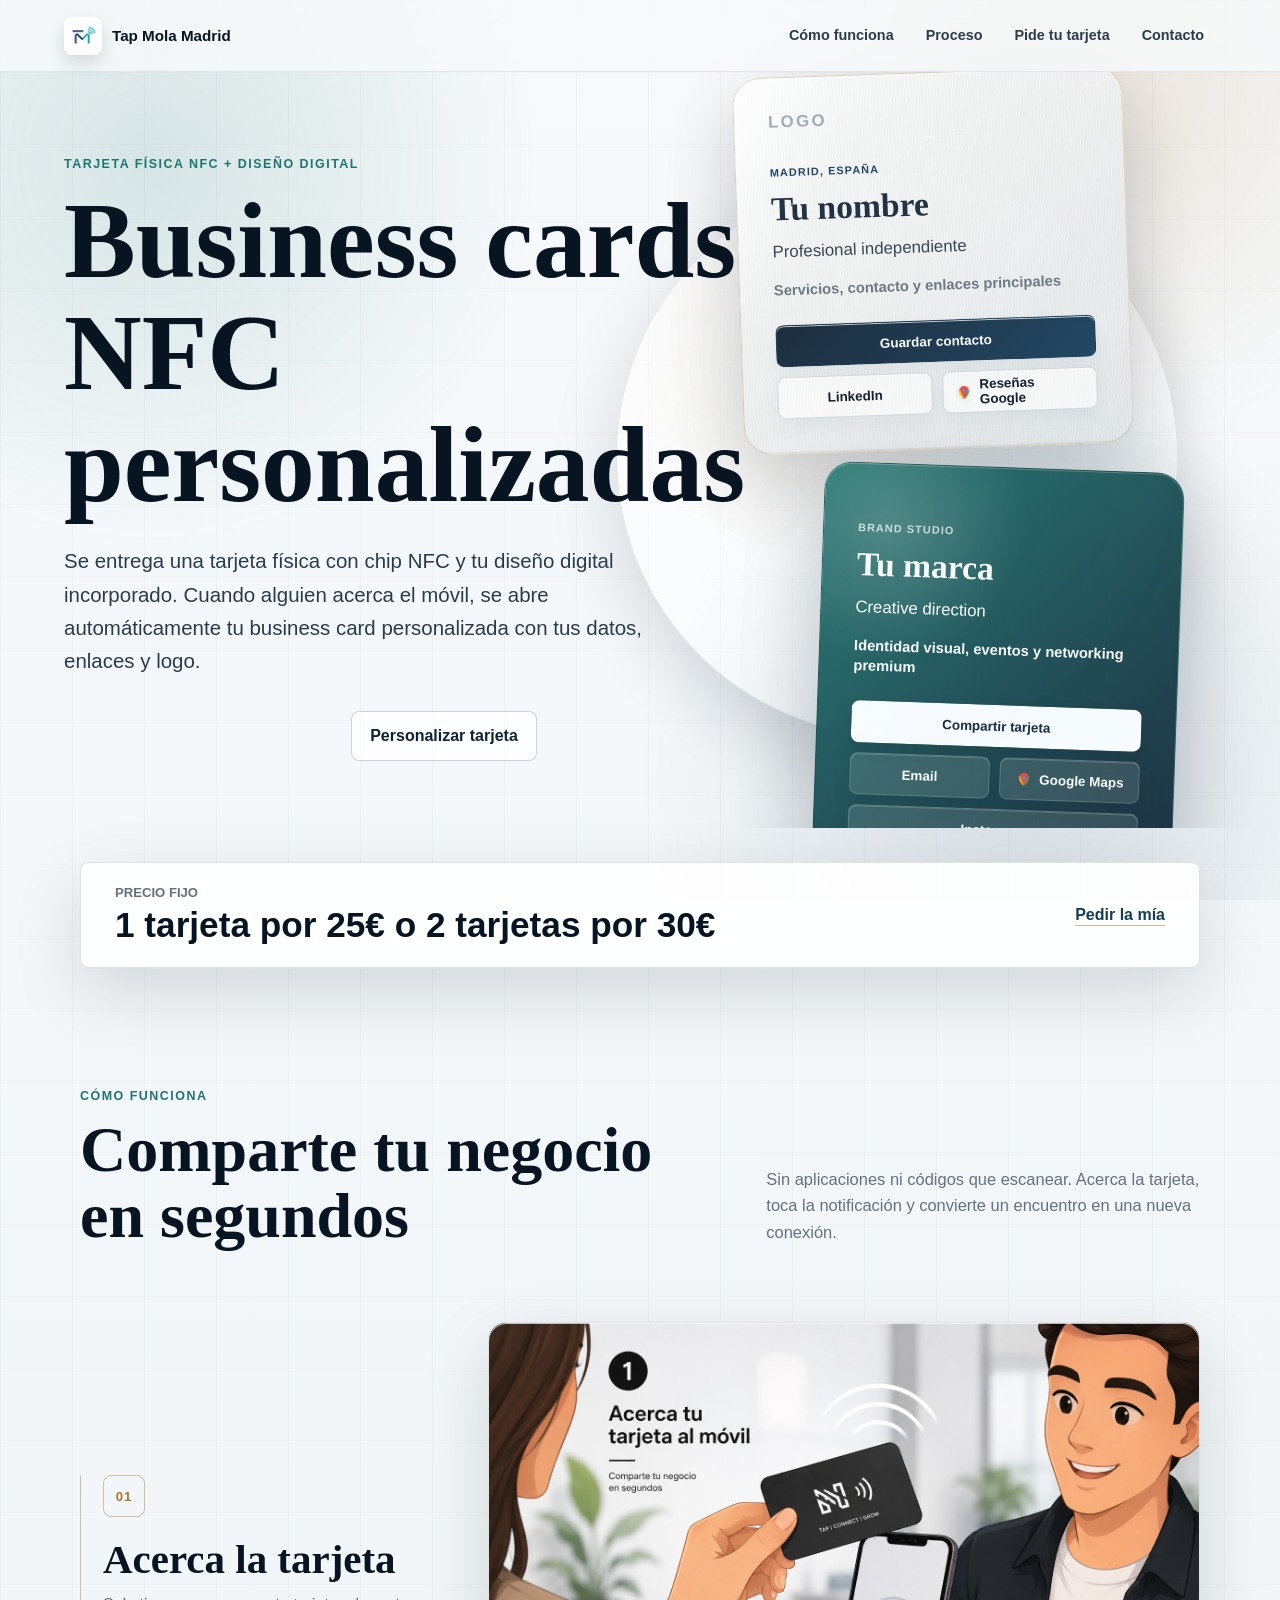
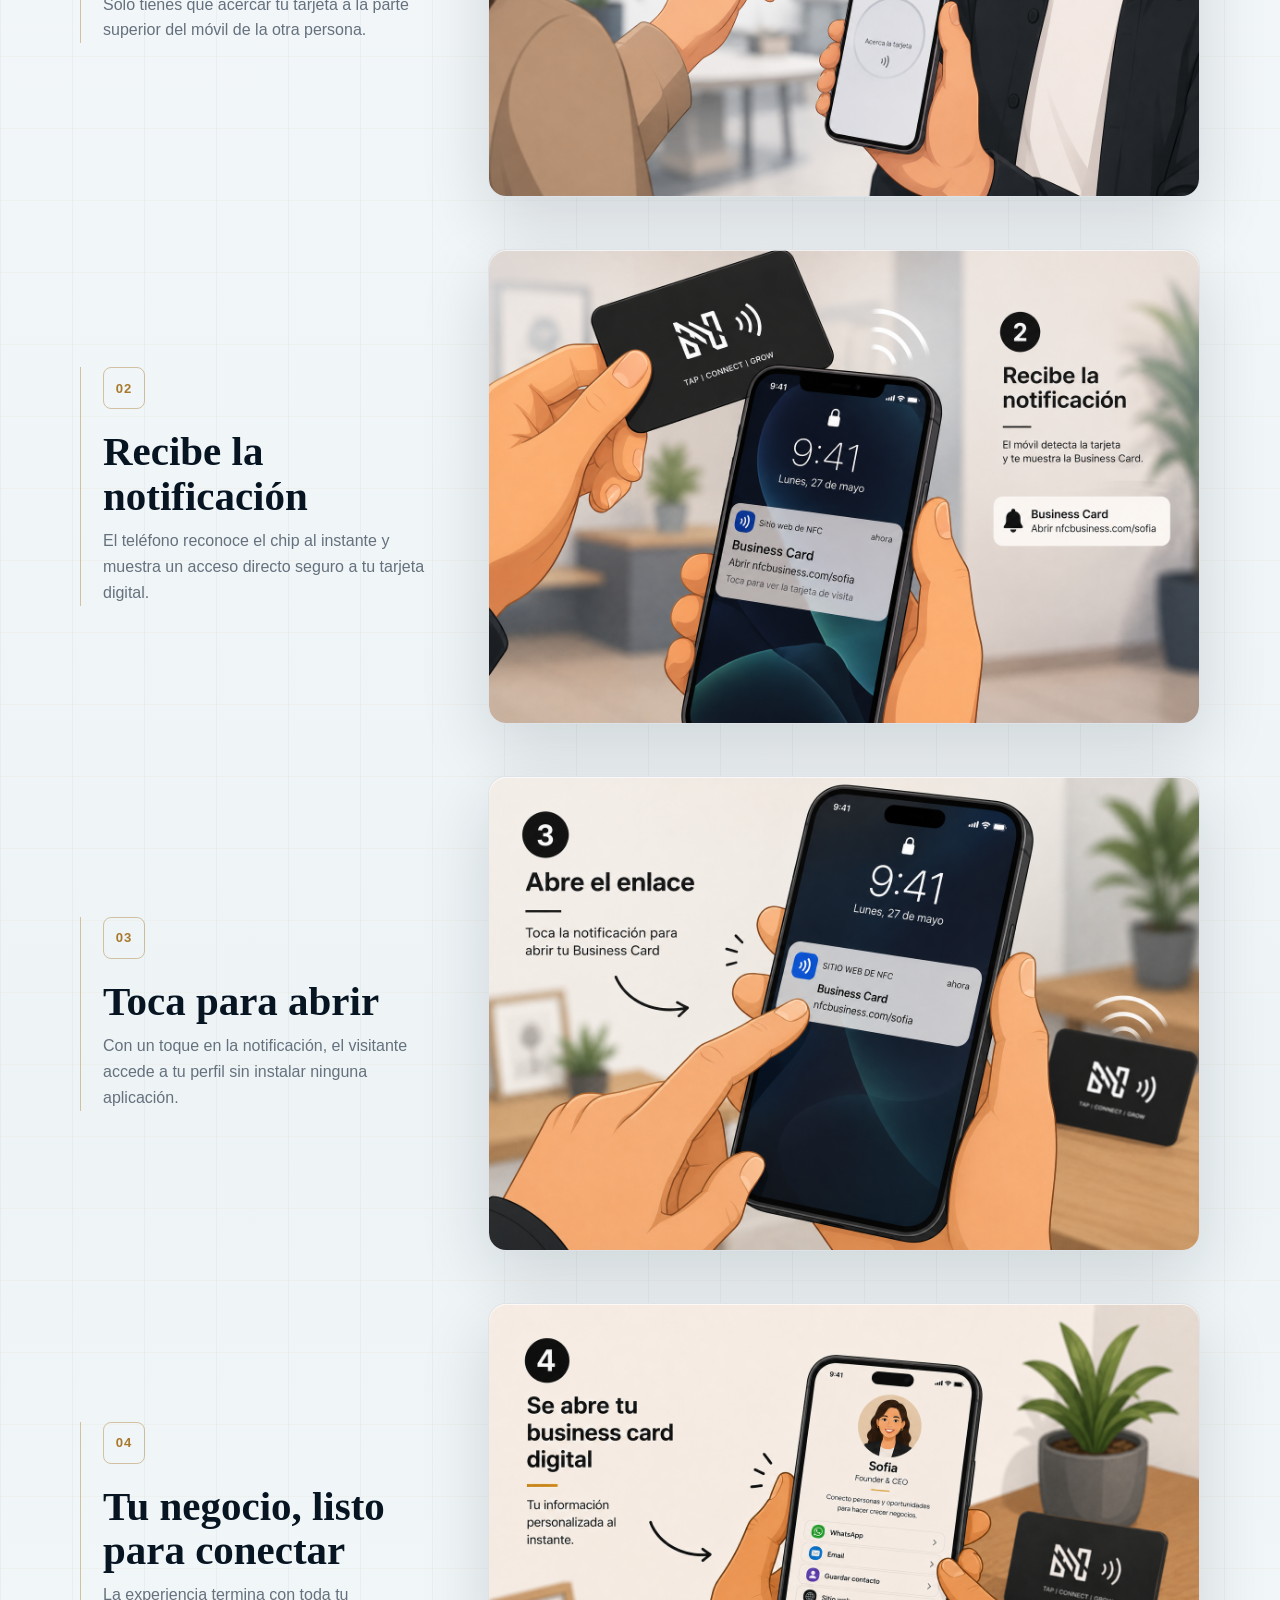
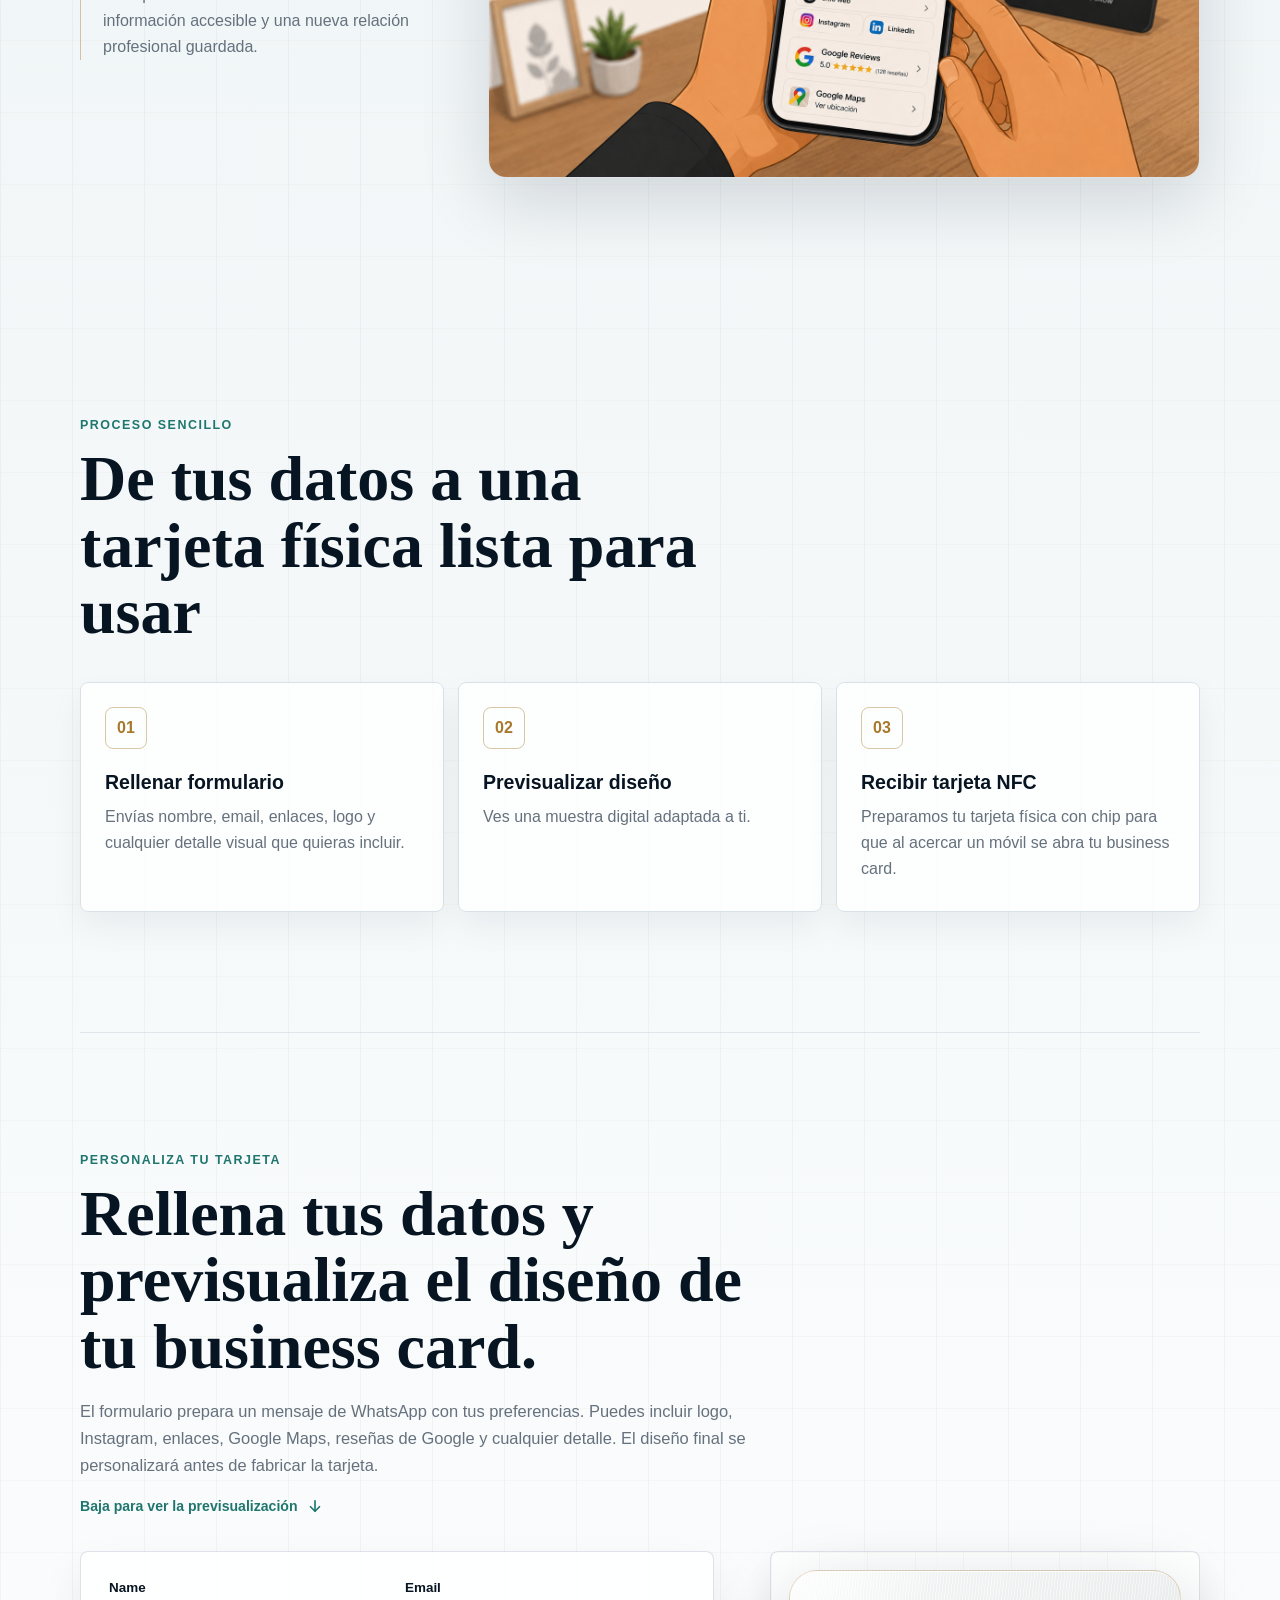
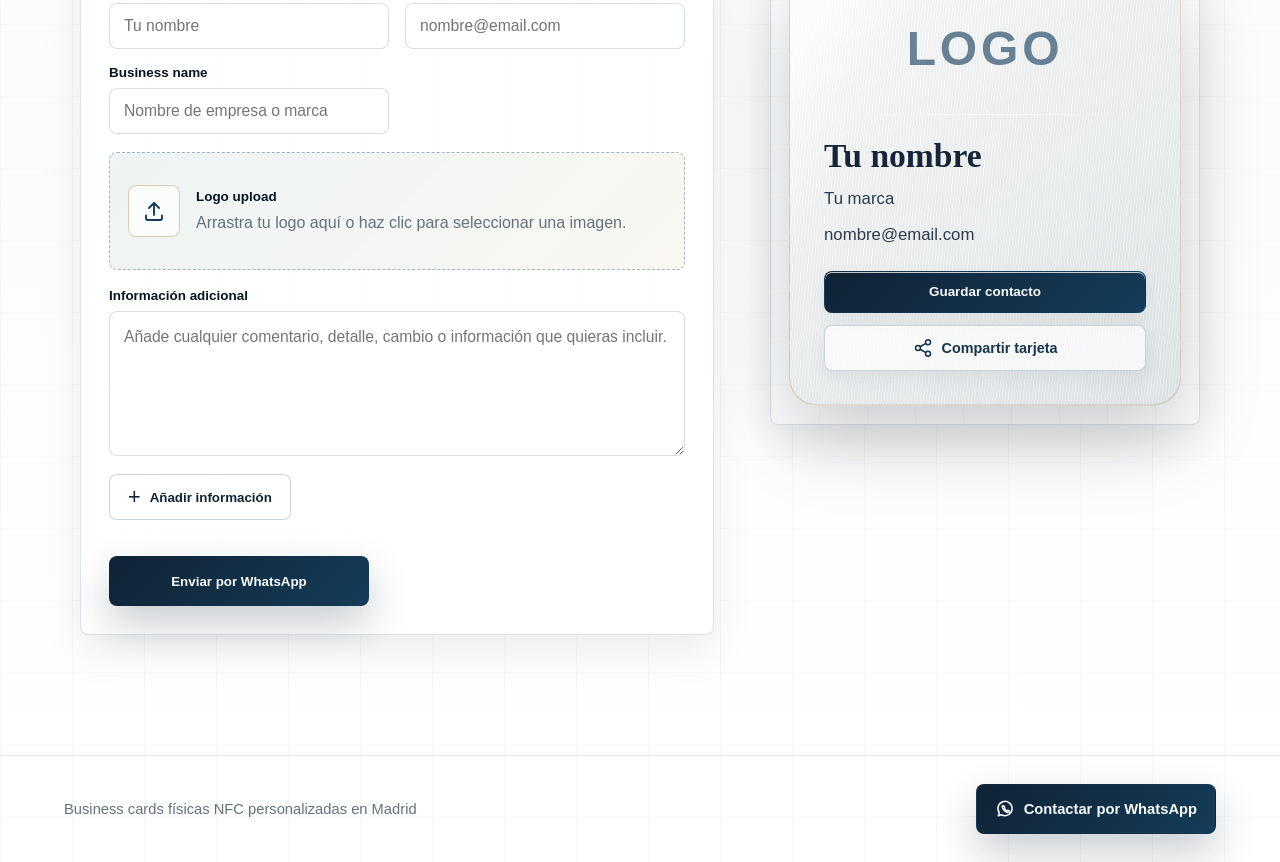
<file: index.html>
<!doctype html>
<html lang="es">
  <head>
    <meta charset="utf-8" />
    <meta name="viewport" content="width=device-width, initial-scale=1, viewport-fit=cover" />
    <meta name="theme-color" content="#f7f9fb" />
    <meta
      name="description"
      content="Tarjetas físicas NFC con business card digital personalizada en Madrid: 1 tarjeta por 25 euros o 2 por 30 euros. Acerca el móvil y se abre tu tarjeta."
    />

    <title>Business cards físicas NFC personalizadas en Madrid</title>

    <meta property="og:type" content="website" />
    <meta property="og:title" content="Business cards físicas NFC personalizadas en Madrid" />
    <meta
      property="og:description"
      content="Tarjetas físicas con chip NFC y diseño digital personalizado: 1 tarjeta por 25€ o 2 por 30€."
    />
    <meta property="og:image" content="assets/LOGO TAP.png" />
    <link rel="icon" type="image/png" href="assets/LOGO TAP.png" />
    <link rel="stylesheet" href="styles.css" />
  </head>
  <body>
    <!-- Landing page -->
    <header class="site-header" aria-label="Cabecera">
      <a class="brand" href="#inicio" aria-label="Inicio">
        <img class="brand-logo-mini" src="assets/LOGO TAP.png" alt="" />
        <span>Tap Mola Madrid</span>
      </a>
      <nav class="top-nav" aria-label="Navegación principal">
        <a href="#como-funciona">Cómo funciona</a>
        <a href="#proceso">Proceso</a>
        <a href="#personalizar">Pide tu tarjeta</a>
        <a href="#contacto">Contacto</a>
      </nav>
    </header>

    <main>
      <section class="hero" id="inicio" aria-labelledby="hero-title">
        <div class="hero-visual" aria-hidden="true">
          <div class="hero-showcase">
            <article class="floating-card preview-card preview-card-large hero-card-primary">
              <div class="card-pattern"></div>
              <header class="card-head">
                <div class="logo-placeholder">LOGO</div>
              </header>
              <div class="card-identity">
                <p>Madrid, España</p>
                <h2>Tu nombre</h2>
                <span>Profesional independiente</span>
                <small>Servicios, contacto y enlaces principales</small>
              </div>
              <div class="card-actions">
                <span>Guardar contacto</span>
                <span>LinkedIn</span>
                <span class="maps-action">
                  <svg class="maps-icon" viewBox="0 0 24 24" aria-hidden="true">
                    <path class="maps-red" d="M12 2.8a7 7 0 0 1 7 7c0 5.2-7 11.4-7 11.4S5 15 5 9.8a7 7 0 0 1 7-7Z" />
                    <path class="maps-green" d="M12 21.2s7-6.2 7-11.4c0-1.2-.3-2.3-.8-3.2L12 21.2Z" />
                    <path class="maps-yellow" d="M5.8 6.6c-.5.9-.8 2-.8 3.2 0 5.2 7 11.4 7 11.4L5.8 6.6Z" />
                    <circle class="maps-blue" cx="12" cy="9.8" r="2.45" />
                  </svg>
                  Reseñas Google
                </span>
              </div>
            </article>
            <article class="floating-card preview-card preview-card-large hero-card-secondary">
              <div class="card-pattern"></div>
              <div class="card-identity">
                <p>Brand studio</p>
                <h2>Tu marca</h2>
                <span>Creative direction</span>
                <small>Identidad visual, eventos y networking premium</small>
              </div>
              <div class="card-actions card-actions-alt">
                <span>Compartir tarjeta</span>
                <span>Email</span>
                <span class="maps-action">
                  <svg class="maps-icon" viewBox="0 0 24 24" aria-hidden="true">
                    <path class="maps-red" d="M12 2.8a7 7 0 0 1 7 7c0 5.2-7 11.4-7 11.4S5 15 5 9.8a7 7 0 0 1 7-7Z" />
                    <path class="maps-green" d="M12 21.2s7-6.2 7-11.4c0-1.2-.3-2.3-.8-3.2L12 21.2Z" />
                    <path class="maps-yellow" d="M5.8 6.6c-.5.9-.8 2-.8 3.2 0 5.2 7 11.4 7 11.4L5.8 6.6Z" />
                    <circle class="maps-blue" cx="12" cy="9.8" r="2.45" />
                  </svg>
                  Google Maps
                </span>
                <span>Instagram</span>
              </div>
            </article>
          </div>
        </div>

        <div class="hero-content">
          <p class="kicker">Tarjeta física NFC + diseño digital</p>
          <h1 id="hero-title">Business cards NFC personalizadas</h1>
          <p class="hero-copy">
            Se entrega una tarjeta física con chip NFC y tu diseño digital incorporado. Cuando alguien acerca el móvil,
            se abre automáticamente tu business card personalizada con tus datos, enlaces y logo.
          </p>
          <div class="hero-actions">
            <a class="button button-secondary" href="#personalizar">Personalizar tarjeta</a>
          </div>
        </div>
      </section>

      <section class="price-band" id="precio" aria-label="Precio">
        <div>
          <p>Precio fijo</p>
          <strong>1 tarjeta por 25€ o 2 tarjetas por 30€</strong>
        </div>
        <a class="text-link" href="#personalizar">Pedir la mía</a>
      </section>

      <section class="how-it-works" id="como-funciona" aria-labelledby="how-it-works-title">
        <div class="how-it-works-heading">
          <div class="section-heading">
            <p class="kicker">Cómo funciona</p>
            <h2 id="how-it-works-title">Comparte tu negocio en segundos</h2>
          </div>
          <p class="section-intro">
            Sin aplicaciones ni códigos que escanear. Acerca la tarjeta, toca la notificación y convierte un encuentro
            en una nueva conexión.
          </p>
        </div>

        <ol class="nfc-story" aria-label="Pasos para compartir una tarjeta NFC">
          <li class="nfc-story-step">
            <figure class="nfc-story-visual">
              <img
                src="img/imageNFC1.png"
                width="1536"
                height="1024"
                loading="lazy"
                alt="Una persona acerca su tarjeta NFC al teléfono de otra persona"
              />
            </figure>
            <div class="nfc-story-copy">
              <span class="nfc-step-number">01</span>
              <h3>Acerca la tarjeta</h3>
              <p>Solo tienes que acercar tu tarjeta a la parte superior del móvil de la otra persona.</p>
            </div>
          </li>

          <li class="nfc-story-step">
            <figure class="nfc-story-visual">
              <img
                src="img/imageNFC2.png"
                width="1536"
                height="1024"
                loading="lazy"
                alt="El teléfono detecta la tarjeta NFC y muestra una notificación de Business Card"
              />
            </figure>
            <div class="nfc-story-copy">
              <span class="nfc-step-number">02</span>
              <h3>Recibe la notificación</h3>
              <p>El teléfono reconoce el chip al instante y muestra un acceso directo seguro a tu tarjeta digital.</p>
            </div>
          </li>

          <li class="nfc-story-step">
            <figure class="nfc-story-visual">
              <img
                src="img/imageNFC3.png"
                width="1536"
                height="1024"
                loading="lazy"
                alt="Una persona toca la notificación NFC para abrir el enlace de la tarjeta"
              />
            </figure>
            <div class="nfc-story-copy">
              <span class="nfc-step-number">03</span>
              <h3>Toca para abrir</h3>
              <p>Con un toque en la notificación, el visitante accede a tu perfil sin instalar ninguna aplicación.</p>
            </div>
          </li>

          <li class="nfc-story-step nfc-story-step-final">
            <figure class="nfc-story-visual">
              <img
                src="img/imageNFC4.png"
                width="1536"
                height="1024"
                loading="lazy"
                alt="Business card digital personalizada con datos de contacto, redes sociales, reseñas y Google Maps"
              />
            </figure>
            <div class="nfc-story-copy">
              <span class="nfc-step-number">04</span>
              <h3>Tu negocio, listo para conectar</h3>
              <p>La experiencia termina con toda tu información accesible y una nueva relación profesional guardada.</p>
            </div>
          </li>
        </ol>
      </section>

      <section class="process-section" id="proceso" aria-labelledby="process-title">
        <div class="section-heading">
          <p class="kicker">Proceso sencillo</p>
          <h2 id="process-title">De tus datos a una tarjeta física lista para usar</h2>
        </div>
        <div class="process-grid">
          <article>
            <span>01</span>
            <h3>Rellenar formulario</h3>
            <p>Envías nombre, email, enlaces, logo y cualquier detalle visual que quieras incluir.</p>
          </article>
          <article>
            <span>02</span>
            <h3>Previsualizar diseño</h3>
            <p>Ves una muestra digital adaptada a ti.</p>
          </article>
          <article>
            <span>03</span>
            <h3>Recibir tarjeta NFC</h3>
            <p>Preparamos tu tarjeta física con chip para que al acercar un móvil se abra tu business card.</p>
          </article>
        </div>
      </section>

      <!-- Formulario + preview personalizada -->
      <section class="customizer-section" id="personalizar" aria-labelledby="customizer-title">
        <div class="section-heading">
          <p class="kicker">Personaliza tu tarjeta</p>
          <h2 id="customizer-title">Rellena tus datos y previsualiza el diseño de tu business card.</h2>
          <p class="section-intro">
            El formulario prepara un mensaje de WhatsApp con tus preferencias. Puedes incluir logo, Instagram, enlaces,
            Google Maps, reseñas de Google y cualquier detalle. El diseño final se personalizará antes de fabricar la tarjeta.
          </p>
          <a class="scroll-cue customizer-cue" href="#finalPreview" aria-label="Bajar para ver la previsualización">
            <span>Baja para ver la previsualización</span>
            <svg viewBox="0 0 24 24" aria-hidden="true"><path d="M12 5v14" /><path d="m6 13 6 6 6-6" /></svg>
          </a>
        </div>

        <div class="customizer-layout">
          <!-- Formulario -->
          <form class="custom-form" id="cardForm" aria-label="Formulario de personalización de business card">
            <div class="form-grid">
              <label class="field" for="customerName">
                <span>Name</span>
                <input id="customerName" name="customerName" type="text" placeholder="Tu nombre" required />
              </label>

              <label class="field" for="customerEmail">
                <span>Email</span>
                <input id="customerEmail" name="customerEmail" type="email" placeholder="nombre@email.com" required />
              </label>

              <label class="field" for="businessName">
                <span>Business name</span>
                <input id="businessName" name="businessName" type="text" placeholder="Nombre de empresa o marca" />
              </label>
            </div>

            <div class="upload-zone" id="logoDropzone">
              <input id="logoUpload" name="logoUpload" type="file" accept="image/*" />
              <div class="upload-icon" aria-hidden="true">
                <svg viewBox="0 0 24 24"><path d="M12 16V4" /><path d="m7 9 5-5 5 5" /><path d="M20 16.5V19a2 2 0 0 1-2 2H6a2 2 0 0 1-2-2v-2.5" /></svg>
              </div>
              <div>
                <strong>Logo upload</strong>
                <p id="logoStatus">Arrastra tu logo aquí o haz clic para seleccionar una imagen.</p>
              </div>
            </div>

            <label class="field comments-field" for="additionalComments">
              <span>Información adicional</span>
              <textarea
                id="additionalComments"
                name="additionalComments"
                rows="5"
                placeholder="Añade cualquier comentario, detalle, cambio o información que quieras incluir."
              ></textarea>
            </label>

            <div class="additional-fields-control" id="additionalFieldsControl">
              <button
                class="button button-secondary add-information-button"
                id="addInformationButton"
                type="button"
                aria-expanded="false"
                aria-controls="additionalFieldsMenu"
              >
                <span aria-hidden="true">+</span>
                Añadir información
              </button>
              <div class="additional-fields-menu" id="additionalFieldsMenu" hidden>
                <p>Elige la información que quieres añadir:</p>
                <div class="additional-fields-options">
                  <button type="button" data-add-field="instagramUrl">Instagram</button>
                  <button type="button" data-add-field="linkedinUrl">LinkedIn</button>
                  <button type="button" data-add-field="phoneNumber">Número de teléfono</button>
                  <button type="button" data-add-field="customerLocation">Ubicación</button>
                  <button type="button" data-add-field="googleMapsUrl">Google Maps</button>
                  <button type="button" data-add-field="googleReviewsUrl">Reseñas de Google</button>
                  <button type="button" data-add-field="otherLinkUrl">Otro enlace</button>
                </div>
              </div>
            </div>

            <div class="form-grid optional-fields" id="optionalFields" aria-live="polite">
              <div class="optional-field" data-optional-field="instagramUrl" hidden>
                <label class="field" for="instagramUrl"><span>Instagram</span><input id="instagramUrl" name="instagramUrl" type="text" placeholder="https://instagram.com/..." /></label>
                <button class="remove-field-button" type="button" data-remove-field="instagramUrl">Quitar</button>
              </div>

              <div class="optional-field" data-optional-field="linkedinUrl" hidden>
                <label class="field" for="linkedinUrl"><span>LinkedIn</span><input id="linkedinUrl" name="linkedinUrl" type="text" placeholder="https://linkedin.com/in/..." /></label>
                <button class="remove-field-button" type="button" data-remove-field="linkedinUrl">Quitar</button>
              </div>

              <div class="optional-field" data-optional-field="phoneNumber" hidden>
                <label class="field" for="phoneNumber"><span>Número de teléfono</span><input id="phoneNumber" name="phoneNumber" type="tel" inputmode="tel" placeholder="+34 600 000 000" /></label>
                <button class="remove-field-button" type="button" data-remove-field="phoneNumber">Quitar</button>
              </div>

              <div class="optional-field" data-optional-field="customerLocation" hidden>
                <label class="field" for="customerLocation"><span>Ubicación</span><input id="customerLocation" name="customerLocation" type="text" placeholder="Madrid, España" /></label>
                <button class="remove-field-button" type="button" data-remove-field="customerLocation">Quitar</button>
              </div>

              <div class="optional-field" data-optional-field="googleMapsUrl" hidden>
                <label class="field" for="googleMapsUrl"><span>Google Maps</span><input id="googleMapsUrl" name="googleMapsUrl" type="text" placeholder="Link a tu ubicación en Google Maps" /></label>
                <button class="remove-field-button" type="button" data-remove-field="googleMapsUrl">Quitar</button>
              </div>

              <div class="optional-field" data-optional-field="googleReviewsUrl" hidden>
                <label class="field" for="googleReviewsUrl"><span>Reseñas de Google</span><input id="googleReviewsUrl" name="googleReviewsUrl" type="text" placeholder="Link directo para ver o dejar una reseña" /></label>
                <button class="remove-field-button" type="button" data-remove-field="googleReviewsUrl">Quitar</button>
              </div>

              <div class="optional-field" data-optional-field="otherLinkUrl" hidden>
                <label class="field" for="otherLinkUrl"><span>Otro enlace</span><input id="otherLinkUrl" name="otherLinkUrl" type="text" placeholder="https://tu-enlace.com" /></label>
                <button class="remove-field-button" type="button" data-remove-field="otherLinkUrl">Quitar</button>
              </div>

            </div>

            <button class="button button-primary form-submit" type="submit">Enviar por WhatsApp</button>
          </form>

          <!-- Preview de tarjeta basada en card_example -->
          <div class="preview-column">
            <aside class="form-preview" id="finalPreview" aria-label="Previsualización de la tarjeta">
              <article class="preview-card custom-preview" id="customPreview">
                <div class="card-pattern"></div>
                <header class="card-head" id="previewLogoWrap">
                  <div class="logo-placeholder" id="previewLogo">LOGO</div>
                </header>
                <div class="card-identity">
                  <p id="previewLocation">Madrid, España</p>
                  <h2 id="previewName">Tu nombre</h2>
                  <span id="previewBusiness">Tu marca</span>
                  <span id="previewEmail">nombre@email.com</span>
                  <small id="previewLinkedin">LinkedIn</small>
                </div>
                <div class="card-actions">
                  <span>Guardar contacto</span>
                  <span id="previewPhoneAction">Teléfono</span>
                  <span class="social-action" id="previewInstagramAction">
                    <svg class="social-icon instagram-icon" viewBox="0 0 24 24" aria-hidden="true">
                      <defs>
                        <linearGradient id="instagramGradient" x1="2" y1="22" x2="22" y2="2" gradientUnits="userSpaceOnUse">
                          <stop offset="0" stop-color="#ffdc80" />
                          <stop offset="0.32" stop-color="#fcaf45" />
                          <stop offset="0.58" stop-color="#e1306c" />
                          <stop offset="0.82" stop-color="#833ab4" />
                          <stop offset="1" stop-color="#405de6" />
                        </linearGradient>
                      </defs>
                      <rect x="2" y="2" width="20" height="20" rx="6" fill="url(#instagramGradient)" />
                      <circle cx="12" cy="12" r="4.25" fill="none" stroke="#fff" stroke-width="1.8" />
                      <circle cx="17.35" cy="6.65" r="1.15" fill="#fff" />
                    </svg>
                    Instagram
                  </span>
                  <span id="previewGoogleReviewsAction">Reseñas Google</span>
                  <span class="maps-action" id="previewGoogleMapsAction">
                    <svg class="maps-icon" viewBox="0 0 24 24" aria-hidden="true">
                      <path class="maps-red" d="M12 2.8a7 7 0 0 1 7 7c0 5.2-7 11.4-7 11.4S5 15 5 9.8a7 7 0 0 1 7-7Z" />
                      <path class="maps-green" d="M12 21.2s7-6.2 7-11.4c0-1.2-.3-2.3-.8-3.2L12 21.2Z" />
                      <path class="maps-yellow" d="M5.8 6.6c-.5.9-.8 2-.8 3.2 0 5.2 7 11.4 7 11.4L5.8 6.6Z" />
                      <circle class="maps-blue" cx="12" cy="9.8" r="2.45" />
                    </svg>
                    Google Maps
                  </span>
                  <span id="previewOtherLinkAction">Otro enlace</span>
                </div>
                <button class="share-card-button" id="shareCardButton" type="button">
                  <span class="button-icon" aria-hidden="true">
                    <svg viewBox="0 0 24 24"><circle cx="18" cy="5" r="3" /><circle cx="6" cy="12" r="3" /><circle cx="18" cy="19" r="3" /><path d="m8.6 13.5 6.8 4" /><path d="m15.4 6.5-6.8 4" /></svg>
                  </span>
                  Compartir tarjeta
                </button>
              </article>
              <div class="final-actions" id="finalActions" hidden>
                <div>
                  <strong>Mensaje preparado</strong>
                  <p>Se ha abierto WhatsApp con tu diseño. Puedes editar el mensaje antes de enviarlo.</p>
                </div>
                <a class="button button-primary" id="finalWhatsappLink" href="#" target="_blank" rel="noopener noreferrer">
                  <span class="button-icon" aria-hidden="true">
                    <svg viewBox="0 0 24 24"><path d="M20.5 11.5a8.5 8.5 0 0 1-12.7 7.4L4 20l1.1-3.7a8.5 8.5 0 1 1 15.4-4.8Z" /><path d="M9.4 8.9c.2-.4.4-.4.7-.4h.5c.2 0 .4.1.5.4l.7 1.6c.1.2.1.4-.1.6l-.4.5c.7 1.2 1.7 2.1 3 2.7l.5-.6c.2-.2.4-.3.7-.2l1.6.7c.3.1.4.3.4.6v.5c0 .4-.2.6-.5.8-.7.4-1.8.2-2.8-.2-2.4-1-4.2-2.8-5.1-5.1-.4-1-.6-2.1-.2-2.9Z" /></svg>
                  </span>
                  Abrir WhatsApp de nuevo
                </a>
              </div>
            </aside>
          </div>
        </div>
      </section>
    </main>

    <footer class="site-footer" id="contacto">
      <span>Business cards físicas NFC personalizadas en Madrid</span>
      <a class="button button-primary whatsapp-link footer-whatsapp" href="#">
        <span class="button-icon" aria-hidden="true">
          <svg viewBox="0 0 24 24"><path d="M20.5 11.5a8.5 8.5 0 0 1-12.7 7.4L4 20l1.1-3.7a8.5 8.5 0 1 1 15.4-4.8Z" /><path d="M9.4 8.9c.2-.4.4-.4.7-.4h.5c.2 0 .4.1.5.4l.7 1.6c.1.2.1.4-.1.6l-.4.5c.7 1.2 1.7 2.1 3 2.7l.5-.6c.2-.2.4-.3.7-.2l1.6.7c.3.1.4.3.4.6v.5c0 .4-.2.6-.5.8-.7.4-1.8.2-2.8-.2-2.4-1-4.2-2.8-5.1-5.1-.4-1-.6-2.1-.2-2.9Z" /></svg>
        </span>
        Contactar por WhatsApp
      </a>
    </footer>

    <script src="script.js" defer></script>
  </body>
</html>
</file>
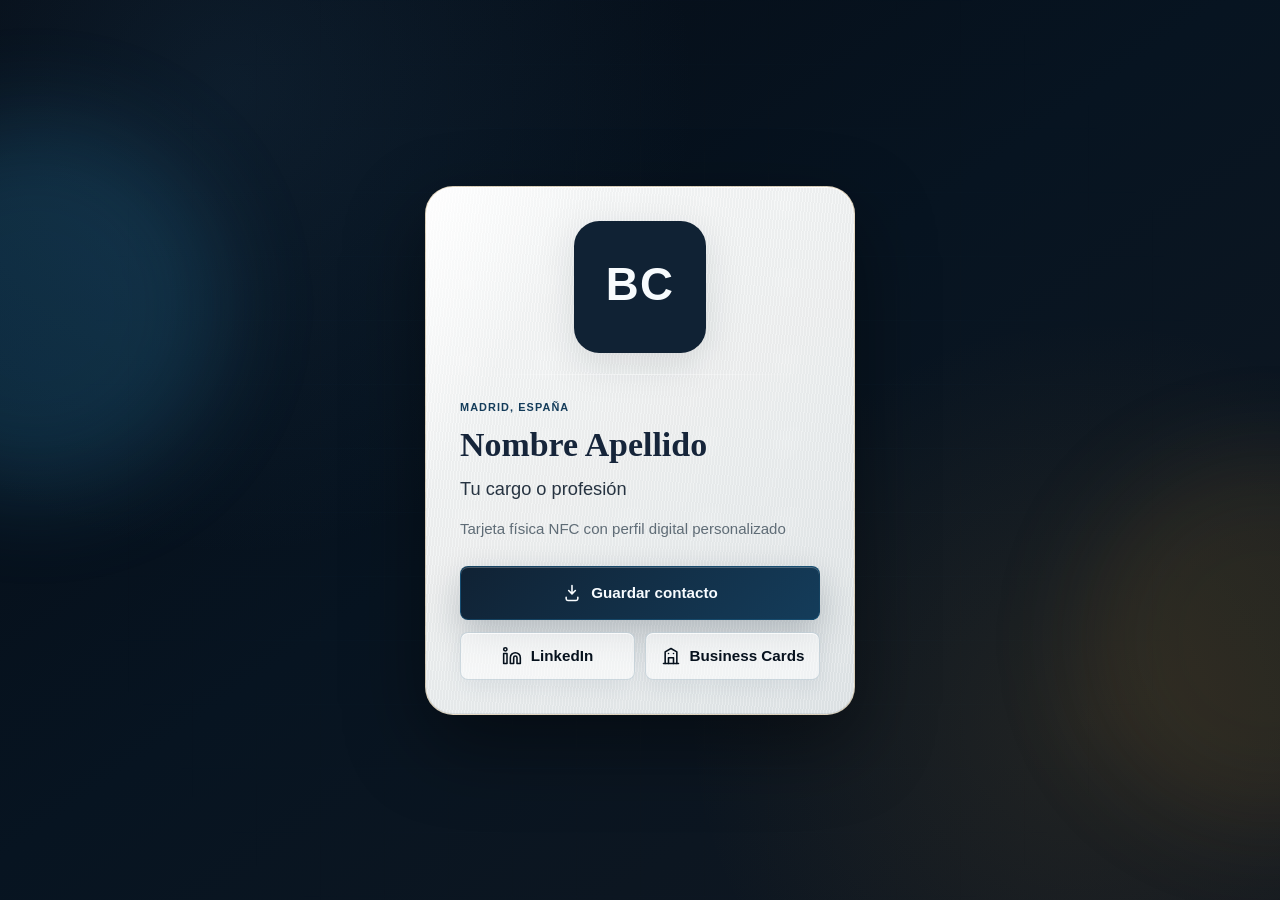
<file: card_example/index.html>
<!doctype html>
<html lang="es">
  <head>
    <meta charset="utf-8" />
    <meta name="viewport" content="width=device-width, initial-scale=1, viewport-fit=cover" />
    <meta name="theme-color" content="#071421" />
    <meta name="description" content="Business card NFC personalizada. Acerca el móvil a la tarjeta física y abre el perfil digital." />

    <title>Business Cards NFC | Demo</title>

    <meta property="og:type" content="website" />
    <meta property="og:title" content="Business Cards NFC | Demo" />
    <meta property="og:description" content="Tarjeta física NFC con business card digital personalizada." />
    <meta property="og:site_name" content="Business Cards NFC" />
    <!-- Replace with the final GitHub Pages URL after publishing for richer WhatsApp and LinkedIn previews. -->
    <meta property="og:image" content="assets/business-cards-logo.svg" />
    <meta name="twitter:card" content="summary_large_image" />

    <link rel="icon" type="image/svg+xml" href="assets/business-cards-logo.svg" />
    <link rel="preload" href="assets/business-cards-logo.svg" as="image" />
    <link rel="stylesheet" href="styles/imp_style.css" />
  </head>
  <body>
    <main class="page-shell" aria-label="Digital business card">
      <div class="ambient ambient-one" aria-hidden="true"></div>
      <div class="ambient ambient-two" aria-hidden="true"></div>
      <section class="business-card" id="businessCard" aria-labelledby="personName">
        <div class="card-pattern" aria-hidden="true"></div>

        <header class="card-header">
          <img class="brand-logo" src="assets/business-cards-logo.svg" alt="Business Cards" />
          <div class="metal-line" aria-hidden="true"></div>
        </header>

        <div class="identity">
          <p class="eyebrow" id="locationText">Madrid, España</p>
          <h1 id="personName">Nombre Apellido</h1>
          <p class="role" id="roleText">Tu cargo o profesión</p>
          <p class="tagline" id="taglineText">Tarjeta física NFC con perfil digital personalizado</p>
        </div>

        <nav class="actions" aria-label="Acciones de contacto">
          <a class="action action-primary" id="saveContact" href="assets/business-card.vcf" download aria-label="Guardar contacto">
            <span class="icon" aria-hidden="true">
              <svg viewBox="0 0 24 24"><path d="M12 3v10m0 0 4-4m-4 4-4-4M5 17v2a2 2 0 0 0 2 2h10a2 2 0 0 0 2-2v-2" /></svg>
            </span>
            <span>Guardar contacto</span>
          </a>

          <div class="quick-actions">
            <a class="action" id="linkedinLink" href="https://www.linkedin.com/" target="_blank" rel="noopener noreferrer" aria-label="Abrir LinkedIn">
              <span class="icon" aria-hidden="true">
                <svg viewBox="0 0 24 24"><path d="M16 8a6 6 0 0 1 6 6v7h-4v-7a2 2 0 0 0-4 0v7h-4v-7a6 6 0 0 1 6-6z" /><path d="M2 9h4v12H2z" /><path d="M4 6a2 2 0 1 0 0-4 2 2 0 0 0 0 4z" /></svg>
              </span>
              <span>LinkedIn</span>
            </a>
            <a class="action" id="companyLink" href="../index.html#personalizar" aria-label="Abrir Business Cards">
              <span class="icon" aria-hidden="true">
                <svg viewBox="0 0 24 24"><path d="M3 21h18" /><path d="M5 21V7l7-4 7 4v14" /><path d="M9 21v-7h6v7" /><path d="M9 9h.01" /><path d="M15 9h.01" /></svg>
              </span>
              <span>Business Cards</span>
            </a>
          </div>
        </nav>

        <button class="share-button" id="shareButton" type="button" aria-label="Compartir esta tarjeta digital" hidden>
          <span class="icon" aria-hidden="true">
            <svg viewBox="0 0 24 24"><circle cx="18" cy="5" r="3" /><circle cx="6" cy="12" r="3" /><circle cx="18" cy="19" r="3" /><path d="m8.6 13.5 6.8 4" /><path d="m15.4 6.5-6.8 4" /></svg>
          </span>
          <span>Compartir tarjeta</span>
        </button>

        <p class="tap-note">Acerca tu móvil para conectar</p>
      </section>
    </main>

    <script src="scripts/card.js" defer></script>
  </body>
</html>
</file>
<file: styles.css>
:root {
  --ink: #071421;
  --ink-soft: #2c3b4b;
  --muted: #65717d;
  --line: #d9e1e8;
  --paper: #f7f9fb;
  --white: #ffffff;
  --blue: #143c5a;
  --blue-deep: #102234;
  --gold: #a8792c;
  --sea: #1f766e;
  --card-border: rgba(168, 121, 44, 0.28);
  --shadow-soft: 0 24px 70px rgba(7, 20, 33, 0.14);
  --shadow-card: 0 30px 80px rgba(7, 20, 33, 0.22);
  font-family: "Avenir Next", Avenir, "Helvetica Neue", Helvetica, Arial, sans-serif;
}

/* Estilos base */

* {
  box-sizing: border-box;
}

html {
  scroll-behavior: smooth;
}

body {
  min-height: 100%;
  margin: 0;
  background:
    linear-gradient(90deg, rgba(20, 60, 90, 0.04) 1px, transparent 1px),
    linear-gradient(rgba(168, 121, 44, 0.035) 1px, transparent 1px),
    linear-gradient(180deg, #f7f9fb 0%, #eef4f6 48%, #ffffff 100%);
  background-size: 72px 72px, 72px 72px, auto;
  color: var(--ink);
}

body::before {
  position: fixed;
  inset: 0;
  z-index: -1;
  content: "";
  background:
    radial-gradient(circle at 12% 18%, rgba(31, 118, 110, 0.15), transparent 24rem),
    radial-gradient(circle at 86% 10%, rgba(168, 121, 44, 0.14), transparent 22rem),
    radial-gradient(circle at 80% 86%, rgba(20, 60, 90, 0.13), transparent 24rem);
  pointer-events: none;
}

a {
  color: inherit;
}

/* Landing page */

.site-header {
  position: fixed;
  top: 0;
  right: 0;
  left: 0;
  z-index: 10;
  display: flex;
  min-height: 72px;
  align-items: center;
  justify-content: space-between;
  gap: 24px;
  padding: 16px clamp(18px, 5vw, 64px);
  border-bottom: 1px solid rgba(217, 225, 232, 0.78);
  background: rgba(247, 249, 251, 0.82);
  backdrop-filter: blur(18px);
  -webkit-backdrop-filter: blur(18px);
}

.brand,
.top-nav,
.hero-actions,
.card-actions,
.site-footer {
  display: flex;
  align-items: center;
}

.brand {
  gap: 10px;
  font-size: 0.95rem;
  font-weight: 800;
  text-decoration: none;
}

.brand-logo-mini {
  display: block;
  width: 38px;
  height: 38px;
  border-radius: 8px;
  object-fit: contain;
  box-shadow: 0 8px 18px rgba(16, 34, 52, 0.14);
}

.top-nav {
  gap: 8px;
}

.top-nav a {
  min-height: 38px;
  padding: 10px 12px;
  border-radius: 8px;
  color: var(--ink-soft);
  font-size: 0.9rem;
  font-weight: 700;
  text-decoration: none;
}

.hero {
  position: relative;
  display: grid;
  min-height: 92svh;
  align-items: center;
  overflow: hidden;
  padding: 120px clamp(18px, 5vw, 64px) 64px;
}

.hero-visual {
  position: absolute;
  inset: 72px 0 0;
  display: grid;
  place-items: center end;
  padding-right: clamp(12px, 8vw, 110px);
  pointer-events: none;
}

.hero-visual::before {
  position: absolute;
  inset: auto clamp(10px, 8vw, 120px) 12% auto;
  width: min(46vw, 560px);
  aspect-ratio: 1;
  content: "";
  border: 1px solid rgba(20, 60, 90, 0.1);
  border-radius: 999px;
  background:
    linear-gradient(135deg, rgba(255, 255, 255, 0.78), rgba(255, 255, 255, 0.18)),
    radial-gradient(circle at 36% 30%, rgba(168, 121, 44, 0.2), transparent 42%),
    radial-gradient(circle at 72% 68%, rgba(31, 118, 110, 0.18), transparent 40%);
  box-shadow: inset 0 1px 0 rgba(255, 255, 255, 0.8), var(--shadow-soft);
}

.hero-showcase {
  position: relative;
  display: grid;
  width: min(38vw, 440px);
  gap: 18px;
  justify-items: end;
}

.hero-content {
  position: relative;
  z-index: 1;
  width: min(100%, 760px);
  padding-top: 34px;
}

.kicker {
  margin: 0 0 14px;
  color: var(--sea);
  font-size: 0.78rem;
  font-weight: 800;
  letter-spacing: 0.12em;
  text-transform: uppercase;
}

p {
  overflow-wrap: break-word;
}

h1,
h2 {
  margin: 0;
  color: var(--ink);
  font-family: "Iowan Old Style", "Palatino Linotype", "Book Antiqua", Palatino, Georgia, serif;
  font-weight: 700;
  line-height: 1.04;
  letter-spacing: 0;
}

h1 {
  max-width: 720px;
  font-size: clamp(3.1rem, 8.4vw, 6.8rem);
}

.hero-copy {
  max-width: 620px;
  margin: 24px 0 0;
  color: var(--ink-soft);
  font-size: clamp(1.05rem, 1.7vw, 1.28rem);
  line-height: 1.62;
}

.hero-actions {
  flex-wrap: wrap;
  gap: 12px;
  justify-content: center;
  margin-top: 34px;
}

.scroll-cue {
  display: inline-flex;
  align-items: center;
  gap: 8px;
  margin-top: 18px;
  color: var(--muted);
  font-size: 0.88rem;
  font-weight: 800;
  text-decoration: none;
}

.customizer-cue {
  color: var(--sea);
}

.scroll-cue svg {
  width: 18px;
  height: 18px;
  fill: none;
  stroke: currentColor;
  stroke-linecap: round;
  stroke-linejoin: round;
  stroke-width: 2.2;
  animation: cueBounce 1.8s ease-in-out infinite;
}

.button,
.text-link {
  min-height: 50px;
  align-items: center;
  justify-content: center;
  border-radius: 8px;
  font-weight: 800;
  text-decoration: none;
  transition: transform 180ms ease, border-color 180ms ease, background 180ms ease, box-shadow 180ms ease;
}

.button {
  display: inline-flex;
  gap: 9px;
  padding: 0 18px;
  border: 1px solid transparent;
}

.button-primary {
  background: linear-gradient(135deg, var(--blue-deep), var(--blue));
  color: #f8fcff;
  box-shadow: 0 18px 42px rgba(16, 34, 52, 0.23);
}

.button-secondary {
  border-color: rgba(20, 60, 90, 0.22);
  background: rgba(255, 255, 255, 0.72);
  color: var(--blue-deep);
}

.button-icon {
  display: inline-grid;
  width: 20px;
  height: 20px;
  place-items: center;
}

.button-icon svg {
  width: 100%;
  height: 100%;
  fill: none;
  stroke: currentColor;
  stroke-linecap: round;
  stroke-linejoin: round;
  stroke-width: 1.8;
}

.price-band {
  display: flex;
  width: min(1120px, calc(100% - 36px));
  align-items: center;
  justify-content: space-between;
  gap: 20px;
  margin: 34px auto 0;
  padding: 22px clamp(18px, 4vw, 34px);
  border: 1px solid rgba(20, 60, 90, 0.14);
  border-radius: 8px;
  background: rgba(255, 255, 255, 0.9);
  box-shadow: var(--shadow-soft);
}

.price-band p,
.price-band strong {
  display: block;
}

.price-band p {
  margin: 0 0 6px;
  color: var(--muted);
  font-size: 0.82rem;
  font-weight: 800;
  text-transform: uppercase;
}

.price-band strong {
  font-size: clamp(1.45rem, 4vw, 2.2rem);
  line-height: 1.1;
}

.text-link {
  display: inline-flex;
  flex: 0 0 auto;
  color: var(--blue);
  text-decoration: underline;
  text-decoration-color: rgba(168, 121, 44, 0.52);
  text-underline-offset: 5px;
}

/* Proceso */

.process-section,
.how-it-works,
.customizer-section {
  width: min(1120px, calc(100% - 36px));
  margin: 0 auto;
  padding: clamp(70px, 10vw, 120px) 0;
}

.how-it-works {
  border-top: 1px solid rgba(217, 225, 232, 0.8);
}

.how-it-works-heading {
  display: grid;
  grid-template-columns: minmax(0, 1fr) minmax(280px, 0.72fr);
  gap: clamp(28px, 7vw, 84px);
  align-items: end;
}

.how-it-works-heading .section-intro {
  margin: 0 0 4px;
}

.nfc-story {
  display: grid;
  gap: clamp(26px, 5vw, 52px);
  margin: clamp(38px, 7vw, 72px) 0 0;
  padding: 0;
  list-style: none;
  counter-reset: nfc-step;
}

.nfc-story-step {
  display: grid;
  grid-template-columns: minmax(260px, 0.75fr) minmax(0, 1.55fr);
  gap: clamp(24px, 5vw, 64px);
  align-items: center;
}

.nfc-story-visual {
  position: relative;
  order: 2;
  margin: 0;
  overflow: hidden;
  border: 1px solid rgba(20, 60, 90, 0.14);
  border-radius: 18px;
  background: var(--white);
  box-shadow: var(--shadow-soft);
}

.nfc-story-visual::after {
  position: absolute;
  inset: 0;
  content: "";
  border-radius: inherit;
  box-shadow: inset 0 1px 0 rgba(255, 255, 255, 0.7);
  pointer-events: none;
}

.nfc-story-visual img {
  display: block;
  width: 100%;
  height: auto;
  aspect-ratio: 3 / 2;
  object-fit: contain;
}

.nfc-story-copy {
  position: relative;
  order: 1;
  padding-left: 22px;
  border-left: 1px solid rgba(168, 121, 44, 0.42);
}

.nfc-step-number {
  display: inline-flex;
  min-width: 42px;
  min-height: 42px;
  align-items: center;
  justify-content: center;
  padding: 0 10px;
  border: 1px solid rgba(168, 121, 44, 0.42);
  border-radius: 8px;
  color: var(--gold);
  font-size: 0.82rem;
  font-weight: 900;
  letter-spacing: 0.08em;
}

.nfc-story-copy h3 {
  margin: 20px 0 10px;
  color: var(--ink);
  font-family: "Iowan Old Style", "Palatino Linotype", "Book Antiqua", Palatino, Georgia, serif;
  font-size: clamp(1.7rem, 3.2vw, 2.6rem);
  line-height: 1.08;
}

.nfc-story-copy > p {
  margin: 0;
  color: var(--muted);
  line-height: 1.62;
}

.nfc-outcomes {
  display: grid;
  gap: 14px;
  margin: 24px 0 0;
  padding: 0;
  list-style: none;
  counter-reset: outcome 3;
}

.nfc-outcomes li {
  position: relative;
  display: grid;
  gap: 3px;
  padding-left: 38px;
  counter-increment: outcome;
}

.nfc-outcomes li::before {
  position: absolute;
  top: 1px;
  left: 0;
  display: grid;
  width: 27px;
  height: 27px;
  place-items: center;
  content: counter(outcome);
  border-radius: 50%;
  background: linear-gradient(135deg, var(--blue-deep), var(--blue));
  color: var(--white);
  font-size: 0.72rem;
  font-weight: 900;
}

.nfc-outcomes strong {
  color: var(--ink);
  font-size: 0.9rem;
}

.nfc-outcomes span {
  color: var(--muted);
  font-size: 0.86rem;
  line-height: 1.4;
}

.section-heading {
  max-width: 680px;
}

.section-heading h2 {
  font-size: clamp(2rem, 5vw, 4rem);
}

.process-grid {
  display: grid;
  grid-template-columns: repeat(3, minmax(0, 1fr));
  gap: 14px;
  margin-top: 36px;
}

.process-grid article {
  min-height: 230px;
  padding: 24px;
  border: 1px solid var(--line);
  border-radius: 8px;
  background: rgba(255, 255, 255, 0.78);
  box-shadow: 0 14px 34px rgba(7, 20, 33, 0.06);
}

.process-grid span {
  display: inline-grid;
  width: 42px;
  height: 42px;
  place-items: center;
  border: 1px solid rgba(168, 121, 44, 0.42);
  border-radius: 8px;
  color: var(--gold);
  font-weight: 900;
}

.process-grid h3 {
  margin: 22px 0 10px;
  font-size: 1.22rem;
  line-height: 1.2;
}

.process-grid p,
.section-intro {
  margin: 0;
  color: var(--muted);
  line-height: 1.62;
}

.section-intro {
  max-width: 720px;
  margin-top: 18px;
  font-size: 1.03rem;
}

.customizer-section {
  border-top: 1px solid rgba(217, 225, 232, 0.8);
}

/* Formulario */

.customizer-layout {
  display: grid;
  grid-template-columns: minmax(0, 1fr) minmax(320px, 430px);
  gap: clamp(24px, 5vw, 56px);
  align-items: start;
  margin-top: 36px;
}

.custom-form,
.form-preview {
  border: 1px solid rgba(20, 60, 90, 0.14);
  border-radius: 8px;
  background: rgba(255, 255, 255, 0.82);
  box-shadow: 0 18px 44px rgba(7, 20, 33, 0.07);
}

.custom-form {
  display: grid;
  gap: 18px;
  padding: clamp(18px, 3vw, 28px);
}

.preview-column {
  position: sticky;
  top: 96px;
  display: grid;
  gap: 14px;
  align-self: start;
}

.form-grid {
  display: grid;
  grid-template-columns: repeat(2, minmax(0, 1fr));
  gap: 16px;
}

.additional-fields-control {
  display: grid;
  gap: 12px;
}

.add-information-button {
  width: fit-content;
  min-height: 46px;
  cursor: pointer;
}

.add-information-button > span {
  font-size: 1.35rem;
  font-weight: 500;
  line-height: 1;
}

.additional-fields-menu {
  padding: 16px;
  border: 1px solid rgba(20, 60, 90, 0.14);
  border-radius: 8px;
  background: rgba(247, 249, 251, 0.9);
}

.additional-fields-menu p {
  margin: 0 0 12px;
  color: var(--muted);
  font-size: 0.86rem;
  font-weight: 700;
}

.additional-fields-options {
  display: flex;
  flex-wrap: wrap;
  gap: 8px;
}

.additional-fields-options button {
  min-height: 38px;
  padding: 8px 12px;
  border: 1px solid rgba(20, 60, 90, 0.18);
  border-radius: 8px;
  background: var(--white);
  color: var(--blue-deep);
  font: inherit;
  font-size: 0.84rem;
  font-weight: 800;
  cursor: pointer;
  transition: transform 160ms ease, border-color 160ms ease, background 160ms ease;
}

.additional-fields-options button:disabled {
  border-style: dashed;
  color: var(--muted);
  cursor: default;
  opacity: 0.62;
}

.additional-fields-options small {
  margin-left: 4px;
  font-size: 0.68rem;
  font-weight: 700;
}

.optional-fields:empty {
  display: none;
}

.optional-field {
  position: relative;
  display: grid;
  gap: 8px;
  align-content: start;
  padding: 14px;
  border: 1px solid rgba(20, 60, 90, 0.12);
  border-radius: 8px;
  background: rgba(255, 255, 255, 0.58);
}

.optional-field-wide {
  grid-column: 1 / -1;
}

.remove-field-button {
  justify-self: end;
  padding: 4px 0;
  border: 0;
  background: transparent;
  color: var(--muted);
  font: inherit;
  font-size: 0.78rem;
  font-weight: 800;
  text-decoration: underline;
  text-underline-offset: 3px;
  cursor: pointer;
}

.optional-fields .is-added {
  animation: revealField 400ms ease both;
}

.optional-fields .is-removing {
  animation: removeField 180ms ease both;
}

.field {
  display: grid;
  gap: 8px;
}

.field span,
.upload-zone strong {
  color: var(--ink);
  font-size: 0.84rem;
  font-weight: 850;
}

.field em {
  color: var(--muted);
  font-style: normal;
  font-weight: 700;
}

.field input,
.field textarea,
.color-control {
  width: 100%;
  border: 1px solid rgba(20, 60, 90, 0.16);
  border-radius: 8px;
  background: rgba(255, 255, 255, 0.86);
  color: var(--ink);
  font: inherit;
  font-size: 0.98rem;
  box-shadow: inset 0 1px 0 rgba(255, 255, 255, 0.86);
  transition: border-color 160ms ease, box-shadow 160ms ease, background 160ms ease;
}

.field input,
.field textarea {
  padding: 13px 14px;
}

.field textarea {
  min-height: 142px;
  resize: vertical;
  line-height: 1.5;
}

.color-control {
  display: grid;
  grid-template-columns: 48px minmax(0, 1fr);
  align-items: center;
  gap: 10px;
  padding: 7px;
}

.color-control input[type="color"] {
  width: 48px;
  height: 40px;
  padding: 0;
  overflow: hidden;
  border: 0;
  border-radius: 7px;
  background: transparent;
  cursor: pointer;
}

.color-control .color-text {
  min-height: 40px;
  padding: 0 8px;
  border: 0;
  background: transparent;
  box-shadow: none;
  text-transform: uppercase;
}

.upload-zone {
  position: relative;
  display: grid;
  grid-template-columns: 52px minmax(0, 1fr);
  gap: 16px;
  align-items: center;
  min-height: 118px;
  padding: 18px;
  border: 1px dashed rgba(20, 60, 90, 0.34);
  border-radius: 8px;
  background:
    linear-gradient(135deg, rgba(31, 118, 110, 0.08), rgba(168, 121, 44, 0.06)),
    rgba(255, 255, 255, 0.68);
  cursor: pointer;
  transition: border-color 160ms ease, background 160ms ease, transform 160ms ease;
}

.upload-zone input {
  position: absolute;
  inset: 0;
  opacity: 0;
  cursor: pointer;
}

.upload-zone p {
  margin: 6px 0 0;
  color: var(--muted);
  line-height: 1.45;
}

.upload-icon {
  display: grid;
  width: 52px;
  height: 52px;
  place-items: center;
  border: 1px solid rgba(168, 121, 44, 0.36);
  border-radius: 8px;
  background: rgba(255, 255, 255, 0.72);
  color: var(--blue);
}

.upload-icon svg {
  width: 24px;
  height: 24px;
  fill: none;
  stroke: currentColor;
  stroke-linecap: round;
  stroke-linejoin: round;
  stroke-width: 1.9;
}

.upload-zone.is-dragging {
  border-color: rgba(31, 118, 110, 0.72);
  background:
    linear-gradient(135deg, rgba(31, 118, 110, 0.14), rgba(168, 121, 44, 0.08)),
    rgba(255, 255, 255, 0.88);
  transform: translateY(-2px);
}

.form-submit {
  width: fit-content;
  min-width: min(100%, 260px);
  border: 0;
  cursor: pointer;
}

.form-preview {
  display: grid;
  gap: 14px;
  padding: 18px;
  background:
    linear-gradient(90deg, rgba(20, 60, 90, 0.035) 1px, transparent 1px),
    linear-gradient(rgba(168, 121, 44, 0.03) 1px, transparent 1px),
    var(--preview-page-bg, rgba(255, 255, 255, 0.82));
  background-size: 48px 48px, 48px 48px, auto;
}

.custom-preview {
  width: 100%;
  box-shadow: 0 20px 52px rgba(7, 20, 33, 0.16), inset 0 1px 0 rgba(255, 255, 255, 0.9), inset 0 -1px 0 rgba(73, 103, 125, 0.12);
}

.field input:focus,
.field textarea:focus,
.color-control:focus-within {
  border-color: rgba(31, 118, 110, 0.58);
  box-shadow: 0 0 0 4px rgba(31, 118, 110, 0.12);
  outline: 0;
}

/* Preview de tarjeta */

.form-preview.is-final {
  border-color: rgba(31, 118, 110, 0.38);
  box-shadow: 0 24px 70px rgba(7, 20, 33, 0.13);
}

.final-actions {
  display: grid;
  gap: 14px;
  padding: 16px;
  border: 1px solid rgba(31, 118, 110, 0.22);
  border-radius: 8px;
  background: rgba(255, 255, 255, 0.78);
}

.final-actions[hidden],
[hidden] {
  display: none !important;
}

.final-actions strong {
  color: var(--ink);
  font-size: 1rem;
}

.final-actions p {
  margin: 6px 0 0;
  color: var(--muted);
  line-height: 1.45;
}

.final-actions .button {
  width: 100%;
}

.preview-card {
  position: relative;
  width: min(100%, 430px);
  overflow: hidden;
  padding: clamp(22px, 5vw, 34px);
  border: 1px solid var(--card-border);
  border-radius: 28px;
  background:
    linear-gradient(94deg, rgba(255, 255, 255, 0.16) 0 1px, transparent 1px 8px),
    linear-gradient(4deg, rgba(20, 60, 90, 0.035) 0 1px, transparent 1px 10px),
    linear-gradient(118deg, rgba(255, 255, 255, 0.82), rgba(255, 255, 255, 0) 24%),
    repeating-linear-gradient(96deg, rgba(255, 255, 255, 0.16) 0 1px, rgba(84, 93, 101, 0.035) 1px 3px),
    linear-gradient(145deg, #fbfcfc 0%, #f0f2f2 45%, #e0e5e7 100%);
  box-shadow: var(--shadow-card), inset 0 1px 0 rgba(255, 255, 255, 0.9), inset 0 -1px 0 rgba(73, 103, 125, 0.12);
}

.preview-card::before {
  position: absolute;
  inset: -1px;
  content: "";
  border-radius: inherit;
  background:
    radial-gradient(circle at 50% 18%, rgba(255, 255, 255, 0.72), rgba(255, 255, 255, 0.2) 18%, transparent 38%),
    linear-gradient(120deg, rgba(255, 255, 255, 0.9), transparent 24%, rgba(168, 121, 44, 0.18) 68%, transparent);
  mask: linear-gradient(#000 0 0) content-box, linear-gradient(#000 0 0);
  mask-composite: exclude;
  -webkit-mask: linear-gradient(#000 0 0) content-box, linear-gradient(#000 0 0);
  -webkit-mask-composite: xor;
  padding: 1px;
  pointer-events: none;
}

.preview-card-large {
  width: min(100%, 390px);
  opacity: 0.94;
}

.hero-card-primary {
  justify-self: start;
  rotate: -2deg;
}

.hero-card-secondary {
  width: min(100%, 360px);
  justify-self: end;
  border-color: rgba(31, 118, 110, 0.36);
  background:
    linear-gradient(112deg, rgba(255, 255, 255, 0.08) 0 1px, transparent 1px 13px),
    radial-gradient(circle at 18% 14%, rgba(255, 255, 255, 0.18), transparent 30%),
    linear-gradient(135deg, rgba(31, 118, 110, 0.94), rgba(16, 34, 52, 0.96)),
    #143c5a;
  box-shadow: 0 34px 86px rgba(7, 20, 33, 0.26), inset 0 1px 0 rgba(255, 255, 255, 0.24);
  rotate: 2deg;
  animation-delay: -3.5s;
}

.hero-card-secondary .card-pattern {
  opacity: 0.11;
  background:
    linear-gradient(90deg, transparent 0 31px, rgba(255, 255, 255, 0.18) 32px, transparent 33px),
    linear-gradient(transparent 0 31px, rgba(255, 255, 255, 0.12) 32px, transparent 33px);
  background-size: 64px 64px;
  mix-blend-mode: normal;
}

.hero-card-secondary .card-identity p,
.hero-card-secondary .card-identity h2,
.hero-card-secondary .card-identity span,
.hero-card-secondary .card-identity small {
  color: #f8fcff;
}

.hero-card-secondary .card-identity p {
  color: rgba(255, 255, 255, 0.72);
}

.hero-card-secondary .card-actions span {
  border-color: rgba(255, 255, 255, 0.18);
  background: rgba(255, 255, 255, 0.12);
  color: #f8fcff;
  box-shadow: inset 0 1px 0 rgba(255, 255, 255, 0.18), 0 8px 18px rgba(6, 17, 29, 0.12);
}

.hero-card-secondary .card-actions span:first-child {
  background: #f8fcff;
  color: var(--blue-deep);
}

.hero-card-secondary .card-actions-alt span {
  flex: 1 1 calc(50% - 10px);
}

.hero-card-secondary .card-actions-alt span:first-child {
  flex-basis: 100%;
}

.hero-card-primary .card-head {
  justify-content: flex-start;
  padding-bottom: 10px;
}

.hero-card-primary .logo-placeholder {
  width: auto;
  min-height: 0;
  color: rgba(20, 60, 90, 0.42);
  font-size: 1.05rem;
  letter-spacing: 0.14em;
}

.floating-card {
  animation: floatCard 9s ease-in-out infinite;
}

.card-pattern {
  position: absolute;
  inset: 0;
  z-index: 0;
  opacity: 0.22;
  background:
    radial-gradient(circle at 50% 18%, rgba(255, 255, 255, 0.82), transparent 24%),
    linear-gradient(115deg, transparent 0 34%, rgba(255, 255, 255, 0.26) 44%, transparent 56%),
    linear-gradient(90deg, transparent 0 39px, rgba(20, 60, 90, 0.045) 40px, transparent 41px),
    linear-gradient(transparent 0 39px, rgba(168, 121, 44, 0.028) 40px, transparent 41px);
  background-size: 80px 80px;
  mix-blend-mode: soft-light;
}

.card-head,
.card-identity,
.card-actions,
.share-card-button {
  position: relative;
  z-index: 1;
}

.card-head {
  display: flex;
  justify-content: center;
  padding-bottom: 22px;
  background: radial-gradient(ellipse at center, rgba(255, 255, 255, 0.72), transparent 62%) center bottom / 100% 1px no-repeat;
}

.card-head img {
  display: block;
  width: min(100%, 360px);
  max-height: 118px;
  object-fit: contain;
  filter: drop-shadow(0 10px 18px rgba(6, 17, 29, 0.11));
}

.logo-placeholder {
  display: grid;
  width: min(100%, 320px);
  min-height: 88px;
  place-items: center;
  overflow: hidden;
  border: 0;
  background: transparent;
  color: rgba(20, 60, 90, 0.62);
  font-size: clamp(1.75rem, 7vw, 3rem);
  font-weight: 850;
  letter-spacing: 0.08em;
  text-transform: uppercase;
}

.logo-placeholder img {
  display: block;
  width: 100%;
  max-height: 118px;
  object-fit: contain;
}

.card-identity {
  padding: 24px 0;
}

.card-identity p {
  margin: 0 0 14px;
  color: var(--blue);
  font-size: 0.68rem;
  font-weight: 750;
  letter-spacing: 0.1em;
  text-transform: uppercase;
}

.card-identity h2 {
  color: #16253a;
  font-size: clamp(1.45rem, 4.4vw, 2.1rem);
}

.card-identity span {
  display: block;
  margin-top: 13px;
  color: var(--ink-soft);
  font-size: 1.05rem;
  line-height: 1.4;
}

.card-identity small {
  display: block;
  margin-top: 18px;
  color: var(--muted);
  font-size: 0.92rem;
  font-weight: 600;
  line-height: 1.35;
}

.card-actions {
  flex-wrap: wrap;
  gap: 10px;
}

.card-actions span {
  display: inline-flex;
  min-height: 42px;
  flex: 1 1 120px;
  align-items: center;
  justify-content: center;
  padding: 0 12px;
  border: 1px solid rgba(40, 91, 123, 0.2);
  border-radius: 8px;
  background: rgba(255, 255, 255, 0.62);
  color: var(--ink);
  font-size: 0.84rem;
  font-weight: 800;
  box-shadow: inset 0 1px 0 rgba(255, 255, 255, 0.76), 0 8px 18px rgba(38, 76, 100, 0.07);
}

.card-actions .maps-action,
.card-actions .social-action {
  gap: 7px;
}

.maps-icon,
.social-icon {
  width: 17px;
  height: 17px;
  flex: 0 0 auto;
  filter: drop-shadow(0 2px 3px rgba(7, 20, 33, 0.12));
}

.maps-red {
  fill: #ea4335;
}

.maps-green {
  fill: #34a853;
}

.maps-yellow {
  fill: #fbbc04;
}

.maps-blue {
  fill: #4285f4;
}

.card-actions span:first-child {
  flex-basis: 100%;
  background: linear-gradient(135deg, var(--blue-deep), var(--blue));
  color: #f8fcff;
}

.share-card-button {
  display: inline-flex;
  width: 100%;
  min-height: 46px;
  align-items: center;
  justify-content: center;
  gap: 9px;
  margin-top: 12px;
  border: 1px solid rgba(40, 91, 123, 0.24);
  border-radius: 8px;
  background: rgba(255, 255, 255, 0.68);
  color: #16344a;
  font: inherit;
  font-size: 0.9rem;
  font-weight: 850;
  cursor: pointer;
  box-shadow: inset 0 1px 0 rgba(255, 255, 255, 0.76), 0 8px 18px rgba(38, 76, 100, 0.07);
  transition: transform 180ms ease, border-color 180ms ease, background 180ms ease;
}

/* Integración y footer */

.site-footer {
  scroll-margin-top: 96px;
  justify-content: space-between;
  gap: 18px;
  padding: 28px clamp(18px, 5vw, 64px);
  border-top: 1px solid rgba(217, 225, 232, 0.84);
  color: var(--muted);
  font-size: 0.92rem;
}

.site-footer a:not(.button) {
  color: var(--blue);
  font-weight: 800;
  text-decoration: none;
}

.footer-whatsapp {
  flex: 0 0 auto;
}

.button:focus-visible,
.top-nav a:focus-visible,
.brand:focus-visible,
.text-link:focus-visible,
.scroll-cue:focus-visible,
.site-footer a:focus-visible {
  outline: 3px solid rgba(31, 118, 110, 0.28);
  outline-offset: 3px;
}

@media (hover: hover) and (pointer: fine) {
  .button:hover,
  .share-card-button:hover,
  .top-nav a:hover,
  .text-link:hover,
  .scroll-cue:hover,
  .site-footer a:hover {
    transform: translateY(-2px);
  }

  .top-nav a:hover,
  .button-secondary:hover,
  .share-card-button:hover {
    background: rgba(255, 255, 255, 0.88);
  }

  .button-primary:hover {
    box-shadow: 0 22px 54px rgba(16, 34, 52, 0.28);
  }

  .additional-fields-options button:not(:disabled):hover {
    border-color: rgba(31, 118, 110, 0.48);
    background: rgba(255, 255, 255, 0.96);
    transform: translateY(-1px);
  }
}

@keyframes floatCard {
  0%,
  100% {
    transform: translateY(0);
  }
  50% {
    transform: translateY(-8px);
  }
}

@keyframes cueBounce {
  0%,
  100% {
    translate: 0 0;
  }
  50% {
    translate: 0 4px;
  }
}

@keyframes revealField {
  from {
    opacity: 0;
    transform: translateY(-8px);
  }
  to {
    opacity: 1;
    transform: translateY(0);
  }
}

@keyframes removeField {
  to {
    opacity: 0;
    transform: translateY(-6px);
  }
}

@media (max-width: 980px) {
  .hero {
    min-height: auto;
    padding-bottom: 52px;
  }

  .hero-visual {
    position: relative;
    inset: auto;
    justify-content: center;
    order: 2;
    padding: 34px 0 0;
  }

  .hero-visual::before {
    inset: auto;
    width: min(78vw, 520px);
  }

  .hero-showcase {
    width: min(100%, 430px);
  }

  .hero-content {
    padding-top: 0;
  }

  .preview-card-large {
    width: min(100%, 390px);
    rotate: 0deg;
  }

  .hero-card-primary {
    justify-self: start;
  }

  .hero-card-secondary {
    width: min(100%, 360px);
    justify-self: end;
  }

  .process-grid,
  .customizer-layout {
    grid-template-columns: 1fr;
  }

  .how-it-works-heading {
    grid-template-columns: 1fr;
    gap: 18px;
  }

  .how-it-works-heading .section-intro {
    margin: 0;
  }

  .preview-column {
    position: static;
  }

}

@media (max-width: 720px) {
  .site-header {
    min-height: 66px;
  }

  .brand span:last-child {
    display: none;
  }

  .top-nav {
    max-width: calc(100vw - 82px);
    gap: 2px;
    overflow-x: auto;
    scrollbar-width: none;
  }

  .top-nav::-webkit-scrollbar {
    display: none;
  }

  .top-nav a {
    padding: 9px 8px;
    font-size: 0.78rem;
  }

  .hero {
    padding-top: 96px;
  }

  .hero-showcase {
    width: min(100%, 390px);
  }

  .preview-card-large,
  .hero-card-secondary {
    width: min(100%, 390px);
  }

  .hero-card-primary {
    justify-self: start;
  }

  .hero-card-secondary {
    justify-self: end;
    rotate: 3deg;
  }

  h1 {
    font-size: clamp(2.34rem, 12.2vw, 3.7rem);
  }

  .price-band,
  .site-footer {
    align-items: flex-start;
    flex-direction: column;
  }

  .process-grid article {
    min-height: auto;
  }

  .nfc-story-step {
    grid-template-columns: 1fr;
    gap: 20px;
  }

  .nfc-story-visual {
    border-radius: 12px;
  }

  .nfc-story-copy {
    padding-left: 16px;
  }

  .form-grid {
    grid-template-columns: 1fr;
  }

  .form-submit {
    width: 100%;
  }

  .upload-zone {
    grid-template-columns: 44px minmax(0, 1fr);
    padding: 16px;
  }

  .upload-icon {
    width: 44px;
    height: 44px;
  }
}

@media (prefers-reduced-motion: reduce) {
  *,
  *::before,
  *::after {
    animation-duration: 0.001ms !important;
    animation-iteration-count: 1 !important;
    scroll-behavior: auto !important;
    transition-duration: 0.001ms !important;
  }
}
</file>
<file: card_example/styles/imp_style.css>
/*
  Style 1: current direction.
  Keep this file and remove style-2.css plus the switcher when the client approves this option.
*/

:root {
  color-scheme: dark;
  --navy-950: #050b14;
  --navy-900: #071421;
  --navy-800: #102234;
  --brand-blue: #143c5a;
  --brand-gold: #a8792c;
  --steel: #8b9aa6;
  --white: #f7fbfd;
  --ink: #06111d;
  --ink-soft: #263341;
  --muted: #5f6c76;
  --card-border: rgba(168, 121, 44, 0.28);
  --card-bg: rgba(248, 249, 248, 0.92);
  --shadow: 0 30px 80px rgba(0, 0, 0, 0.42);
  font-family: "Avenir Next", Avenir, "Helvetica Neue", Helvetica, Arial, sans-serif;
}

* {
  box-sizing: border-box;
}

html,
body {
  min-height: 100%;
  margin: 0;
}

body {
  background:
    radial-gradient(circle at 18% 10%, rgba(40, 84, 118, 0.22), transparent 29rem),
    radial-gradient(circle at 85% 80%, rgba(168, 121, 44, 0.13), transparent 25rem),
    linear-gradient(145deg, #050b14 0%, #071421 48%, #111821 100%);
  color: var(--white);
  overflow-x: hidden;
}

body::before {
  position: fixed;
  inset: 0;
  content: "";
  pointer-events: none;
  background-image:
    linear-gradient(rgba(116, 211, 255, 0.025) 1px, transparent 1px),
    linear-gradient(90deg, rgba(168, 121, 44, 0.026) 1px, transparent 1px);
  background-size: 64px 64px;
  mask-image: radial-gradient(circle at center, black 0%, transparent 78%);
}

.style-switcher {
  position: fixed;
  top: 16px;
  right: 16px;
  z-index: 20;
  display: grid;
  gap: 10px;
  min-width: 196px;
  padding: 12px;
  border: 1px solid rgba(168, 121, 44, 0.24);
  border-radius: 16px;
  background: rgba(6, 17, 29, 0.72);
  box-shadow: 0 18px 45px rgba(0, 0, 0, 0.28);
  backdrop-filter: blur(18px);
  -webkit-backdrop-filter: blur(18px);
}

.style-switcher-label {
  margin: 0;
  color: rgba(247, 251, 253, 0.8);
  font-size: 0.74rem;
  font-weight: 700;
  letter-spacing: 0.08em;
  text-transform: uppercase;
}

.style-switcher-controls {
  display: grid;
  grid-template-columns: repeat(2, minmax(0, 1fr));
  gap: 8px;
}

.style-option {
  min-height: 38px;
  border: 1px solid rgba(255, 255, 255, 0.15);
  border-radius: 999px;
  background: rgba(255, 255, 255, 0.05);
  color: var(--white);
  font: inherit;
  font-size: 0.9rem;
  font-weight: 700;
  cursor: pointer;
  transition: background 180ms ease, border-color 180ms ease, transform 180ms ease;
}

.style-option[aria-pressed="true"] {
  border-color: rgba(168, 121, 44, 0.75);
  background: linear-gradient(135deg, rgba(20, 60, 90, 0.95), rgba(16, 34, 52, 0.95));
}

.page-shell {
  position: relative;
  display: grid;
  min-height: 100dvh;
  place-items: center;
  padding:
    max(18px, env(safe-area-inset-top))
    max(18px, env(safe-area-inset-right))
    max(18px, env(safe-area-inset-bottom))
    max(18px, env(safe-area-inset-left));
  isolation: isolate;
}

.ambient {
  position: fixed;
  z-index: -1;
  width: 42vmin;
  height: 42vmin;
  border-radius: 999px;
  filter: blur(48px);
  opacity: 0.52;
  pointer-events: none;
}

.ambient-one {
  top: 13%;
  left: -12%;
  background: rgba(54, 165, 220, 0.36);
}

.ambient-two {
  right: -14%;
  bottom: 8%;
  background: rgba(168, 121, 44, 0.26);
}

.business-card {
  --rx: 0deg;
  --ry: 0deg;
  --shine-x: 50%;
  --shine-y: 18%;
  position: relative;
  width: min(100%, 430px);
  padding: clamp(22px, 6vw, 34px);
  overflow: hidden;
  border: 1px solid var(--card-border);
  border-radius: 28px;
  background:
    linear-gradient(94deg, rgba(255, 255, 255, 0.16) 0 1px, transparent 1px 8px),
    linear-gradient(4deg, rgba(20, 60, 90, 0.035) 0 1px, transparent 1px 10px),
    linear-gradient(118deg, rgba(255, 255, 255, 0.82), rgba(255, 255, 255, 0) 24%),
    repeating-linear-gradient(96deg, rgba(255, 255, 255, 0.16) 0 1px, rgba(84, 93, 101, 0.035) 1px 3px),
    linear-gradient(145deg, #fbfcfc 0%, #f0f2f2 45%, #e0e5e7 100%),
    var(--card-bg);
  box-shadow: var(--shadow), inset 0 1px 0 rgba(255, 255, 255, 0.9), inset 0 -1px 0 rgba(73, 103, 125, 0.12);
  backdrop-filter: blur(18px) saturate(112%);
  -webkit-backdrop-filter: blur(18px) saturate(112%);
  transform: perspective(900px) rotateX(var(--rx)) rotateY(var(--ry)) translate3d(0, 0, 0);
  animation: cardEnter 720ms ease-out both, floatCard 10s ease-in-out 900ms infinite;
}

.business-card::before,
.business-card::after {
  position: absolute;
  content: "";
  pointer-events: none;
}

.business-card::before {
  inset: -1px;
  border-radius: inherit;
  background:
    radial-gradient(circle at var(--shine-x) var(--shine-y), rgba(255, 255, 255, 0.72), rgba(255, 255, 255, 0.2) 18%, transparent 38%),
    linear-gradient(120deg, rgba(255, 255, 255, 0.9), transparent 24%, rgba(168, 121, 44, 0.18) 68%, transparent);
  opacity: 0.7;
  mask: linear-gradient(#000 0 0) content-box, linear-gradient(#000 0 0);
  mask-composite: exclude;
  -webkit-mask: linear-gradient(#000 0 0) content-box, linear-gradient(#000 0 0);
  -webkit-mask-composite: xor;
  padding: 1px;
  transition: opacity 220ms ease;
}

.business-card::after {
  display: none;
}

.card-pattern {
  position: absolute;
  inset: 0;
  z-index: -1;
  opacity: 0.22;
  background:
    radial-gradient(circle at var(--shine-x) var(--shine-y), rgba(255, 255, 255, 0.82), transparent 24%),
    linear-gradient(115deg, transparent 0 34%, rgba(255, 255, 255, 0.26) 44%, transparent 56%),
    linear-gradient(90deg, transparent 0 39px, rgba(20, 60, 90, 0.045) 40px, transparent 41px),
    linear-gradient(transparent 0 39px, rgba(168, 121, 44, 0.028) 40px, transparent 41px);
  background-size: 80px 80px;
  mix-blend-mode: soft-light;
  transition: opacity 220ms ease;
}

.card-header {
  display: flex;
  justify-content: center;
  padding: 0 0 22px;
  border: 0;
  background: radial-gradient(ellipse at center, rgba(255, 255, 255, 0.72), transparent 62%);
  background-position: center bottom;
  background-repeat: no-repeat;
  background-size: 100% 1px;
}

.brand-logo {
  display: block;
  width: min(100%, 430px);
  max-height: 132px;
  height: auto;
  object-fit: contain;
  filter: drop-shadow(0 10px 18px rgba(6, 17, 29, 0.11));
}

.metal-line {
  display: none;
}

.identity {
  padding: clamp(18px, 4.8vw, 26px) 0 clamp(18px, 5vw, 26px);
}

.eyebrow {
  margin: 0 0 14px;
  color: var(--brand-blue);
  font-size: 0.68rem;
  font-weight: 650;
  letter-spacing: 0.1em;
  text-transform: uppercase;
}

h1 {
  margin: 0;
  color: #16253a;
  font-family: "Iowan Old Style", "Palatino Linotype", "Book Antiqua", Palatino, Georgia, serif;
  font-size: clamp(1.42rem, 5.8vw, 2.12rem);
  line-height: 1.06;
  letter-spacing: 0;
}

.role {
  margin: 13px 0 0;
  color: var(--ink-soft);
  font-size: clamp(1rem, 3.8vw, 1.14rem);
  line-height: 1.4;
}

.tagline {
  margin: 18px 0 0;
  color: var(--muted);
  font-size: clamp(0.84rem, 2.9vw, 0.94rem);
  font-weight: 520;
  line-height: 1.35;
}

.actions {
  display: grid;
  gap: 12px;
}

.quick-actions {
  display: grid;
  grid-template-columns: repeat(2, minmax(0, 1fr));
  gap: 10px;
}

.action,
.share-button {
  display: inline-flex;
  min-height: 48px;
  align-items: center;
  justify-content: center;
  gap: 9px;
  border: 1px solid rgba(40, 91, 123, 0.2);
  border-radius: 8px;
  background: rgba(255, 255, 255, 0.56);
  color: var(--ink);
  font: inherit;
  font-size: 0.95rem;
  font-weight: 700;
  text-decoration: none;
  box-shadow: inset 0 1px 0 rgba(255, 255, 255, 0.76), 0 8px 18px rgba(38, 76, 100, 0.07);
  transition: transform 180ms ease, border-color 180ms ease, background 180ms ease, box-shadow 180ms ease;
  -webkit-tap-highlight-color: transparent;
}

.action-primary {
  min-height: 54px;
  border-color: rgba(26, 98, 143, 0.48);
  background: linear-gradient(135deg, #102234, #143c5a);
  color: #f8fcff;
  box-shadow: 0 14px 34px rgba(16, 34, 52, 0.24), inset 0 1px 0 rgba(255, 255, 255, 0.24);
}

.action:active,
.share-button:active {
  transform: translateY(1px) scale(0.985);
}

.action-primary:focus:not(:focus-visible) {
  background: linear-gradient(135deg, #102234, #143c5a);
  box-shadow: 0 14px 34px rgba(16, 34, 52, 0.24), inset 0 1px 0 rgba(255, 255, 255, 0.24);
}

.action:focus-visible,
.share-button:focus-visible,
.style-option:focus-visible {
  outline: 3px solid rgba(31, 111, 158, 0.34);
  outline-offset: 3px;
}

@media (hover: hover) and (pointer: fine) {
  .action:hover,
  .share-button:hover,
  .style-option:hover {
    transform: translateY(-2px);
  }

  .action:hover,
  .share-button:hover {
    border-color: rgba(26, 98, 143, 0.42);
    background: rgba(232, 243, 249, 0.86);
  }

  .style-option:hover {
    border-color: rgba(168, 121, 44, 0.5);
  }
}

.icon {
  display: inline-grid;
  width: 20px;
  height: 20px;
  place-items: center;
  flex: 0 0 auto;
}

.icon svg {
  width: 100%;
  height: 100%;
  fill: none;
  stroke: currentColor;
  stroke-linecap: round;
  stroke-linejoin: round;
  stroke-width: 1.9;
}

.share-button {
  width: 100%;
  margin-top: 14px;
  color: #16344a;
}

.share-button[hidden] {
  display: none;
}

.tap-note {
  display: none;
}

@keyframes cardEnter {
  from {
    opacity: 0;
    transform: perspective(900px) rotateX(var(--rx)) rotateY(var(--ry)) translate3d(0, 20px, 0) scale(0.98);
  }
  to {
    opacity: 1;
    transform: perspective(900px) rotateX(var(--rx)) rotateY(var(--ry)) translate3d(0, 0, 0) scale(1);
  }
}

@keyframes floatCard {
  0%,
  100% {
    translate: 0 0;
  }
  50% {
    translate: 0 -5px;
  }
}

@media (max-height: 720px) {
  .business-card {
    padding: 20px;
    border-radius: 24px;
  }

  .brand-logo {
    width: min(96%, 360px);
    max-height: 118px;
  }

  .identity {
    padding: 18px 0 16px;
  }
}

@media (orientation: landscape) and (max-height: 560px) {
  .business-card {
    width: min(92vw, 760px);
    display: grid;
    grid-template-columns: minmax(230px, 0.92fr) minmax(280px, 1fr);
    gap: 20px 26px;
    align-items: center;
  }

  .card-header,
  .identity {
    grid-column: 1;
  }

  .actions,
  .share-button,
  .tap-note {
    grid-column: 2;
  }

  .identity {
    padding: 0;
  }

  h1 {
    font-size: clamp(1.45rem, 4.2vw, 2rem);
  }
}

@media (max-width: 640px) {
  .page-shell {
    padding-top: max(12px, env(safe-area-inset-top));
    padding-bottom: max(12px, env(safe-area-inset-bottom));
  }

  .identity {
    padding: 14px 0 14px;
  }

  .eyebrow {
    margin-bottom: 16px;
  }

  .tagline {
    font-size: clamp(0.8rem, 3vw, 0.9rem);
  }
}

@media (min-width: 760px) {
  .business-card {
    width: min(430px, 92vw);
  }
}

@media (prefers-reduced-motion: reduce) {
  *,
  *::before,
  *::after {
    animation-duration: 0.001ms !important;
    animation-iteration-count: 1 !important;
    scroll-behavior: auto !important;
    transition-duration: 0.001ms !important;
  }

  .business-card {
    --rx: 0deg !important;
    --ry: 0deg !important;
  }
}
</file>
